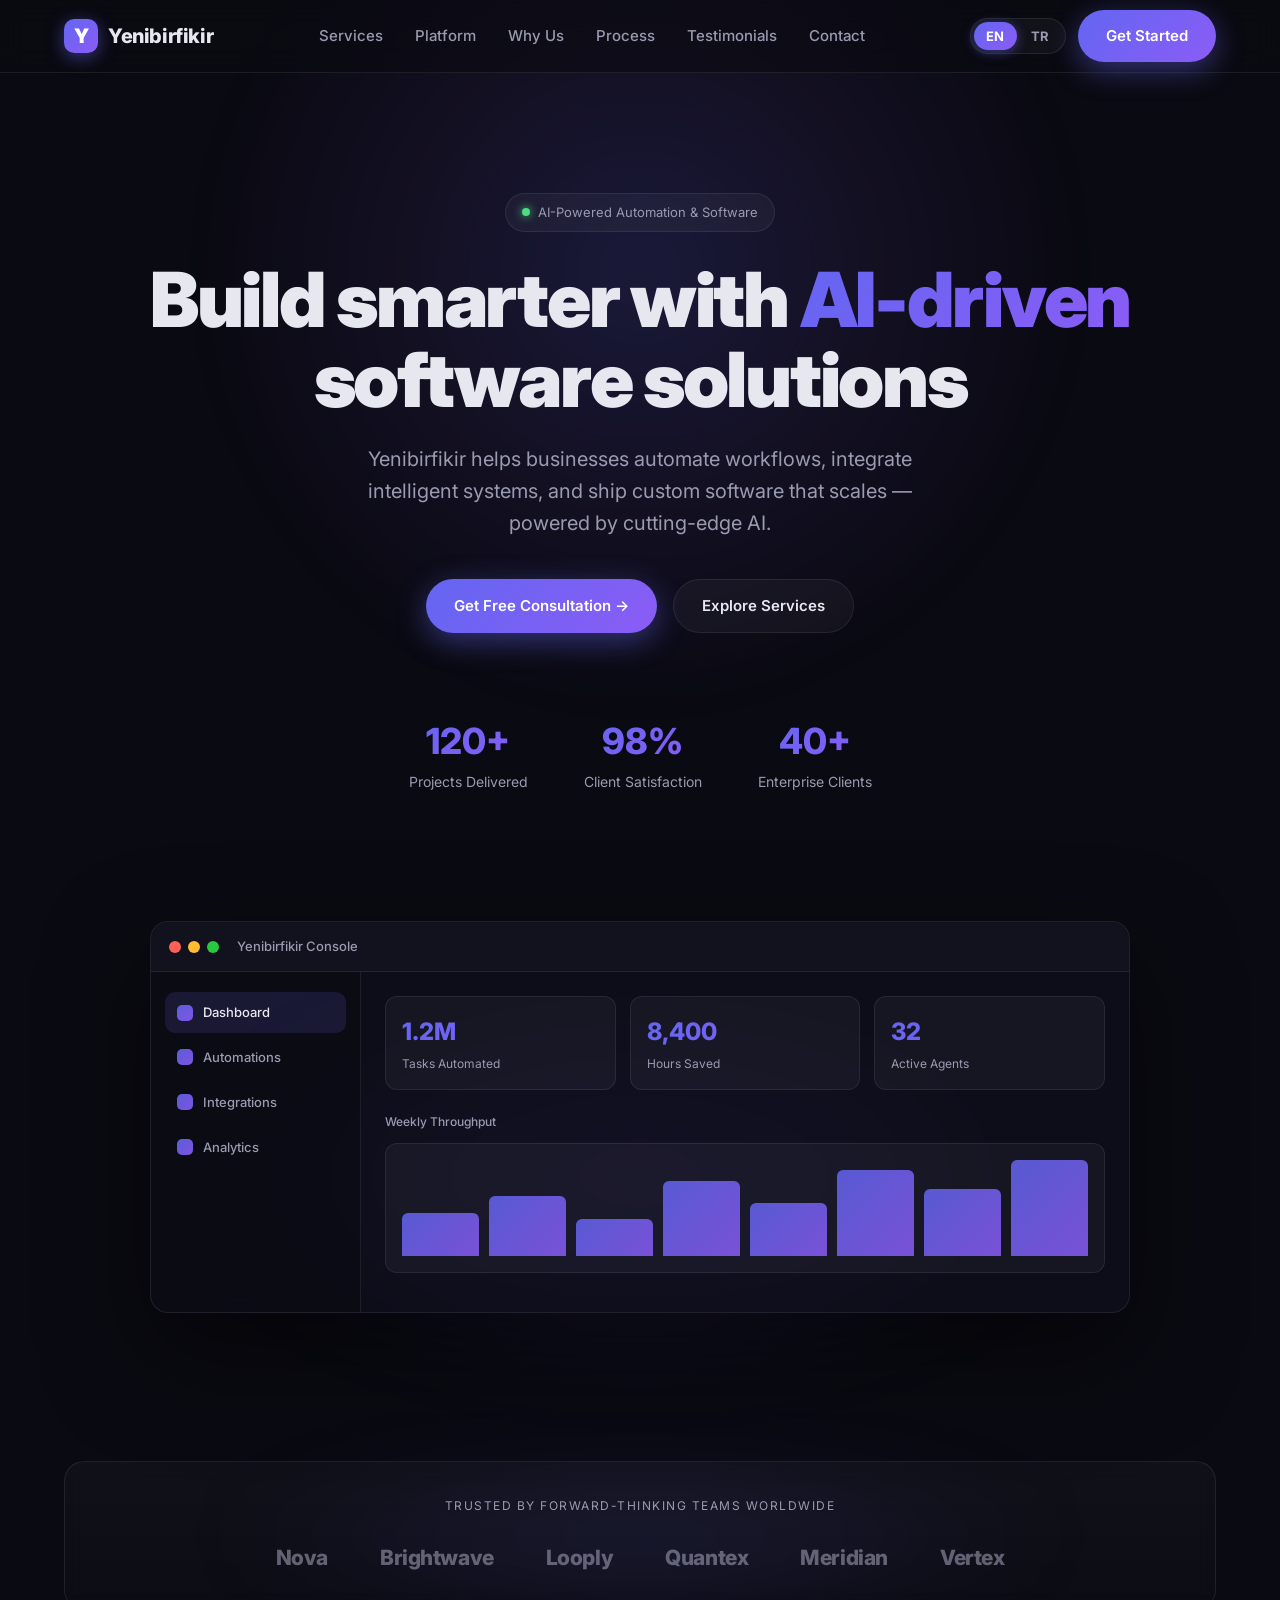
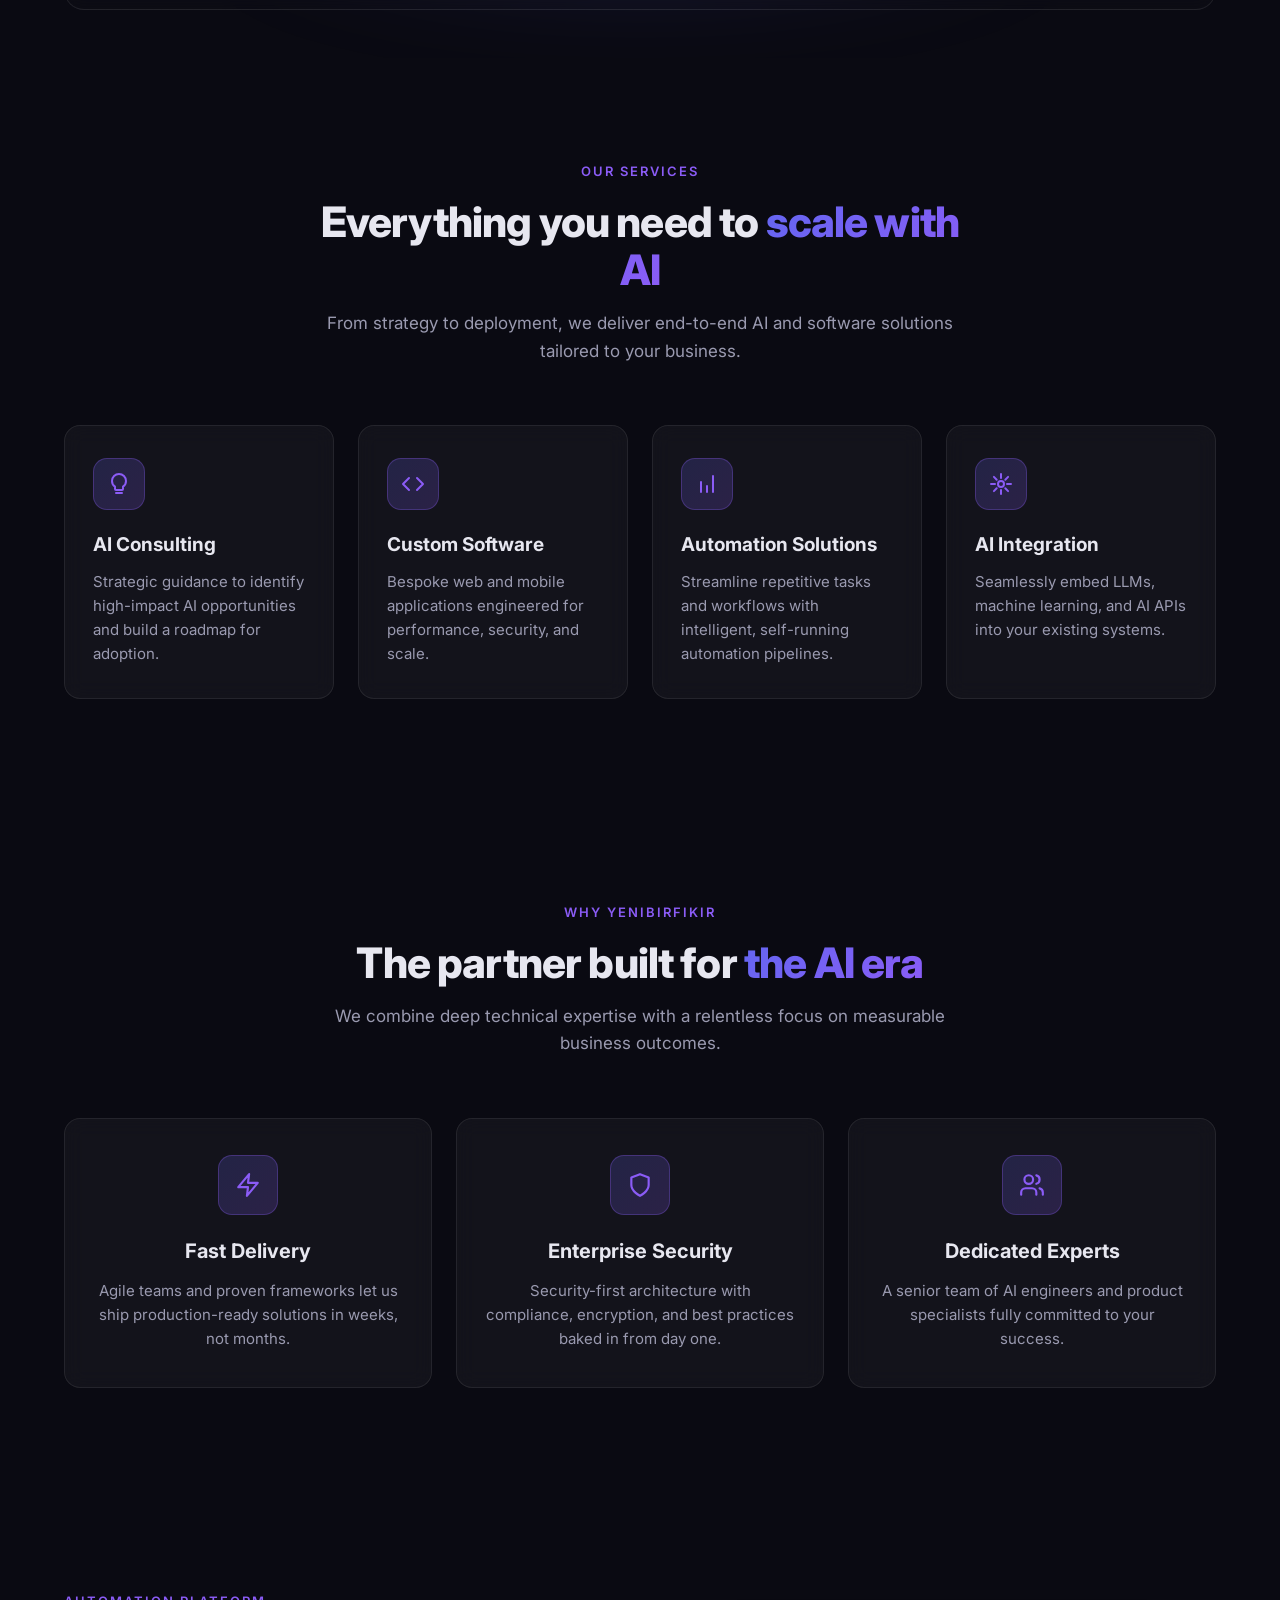
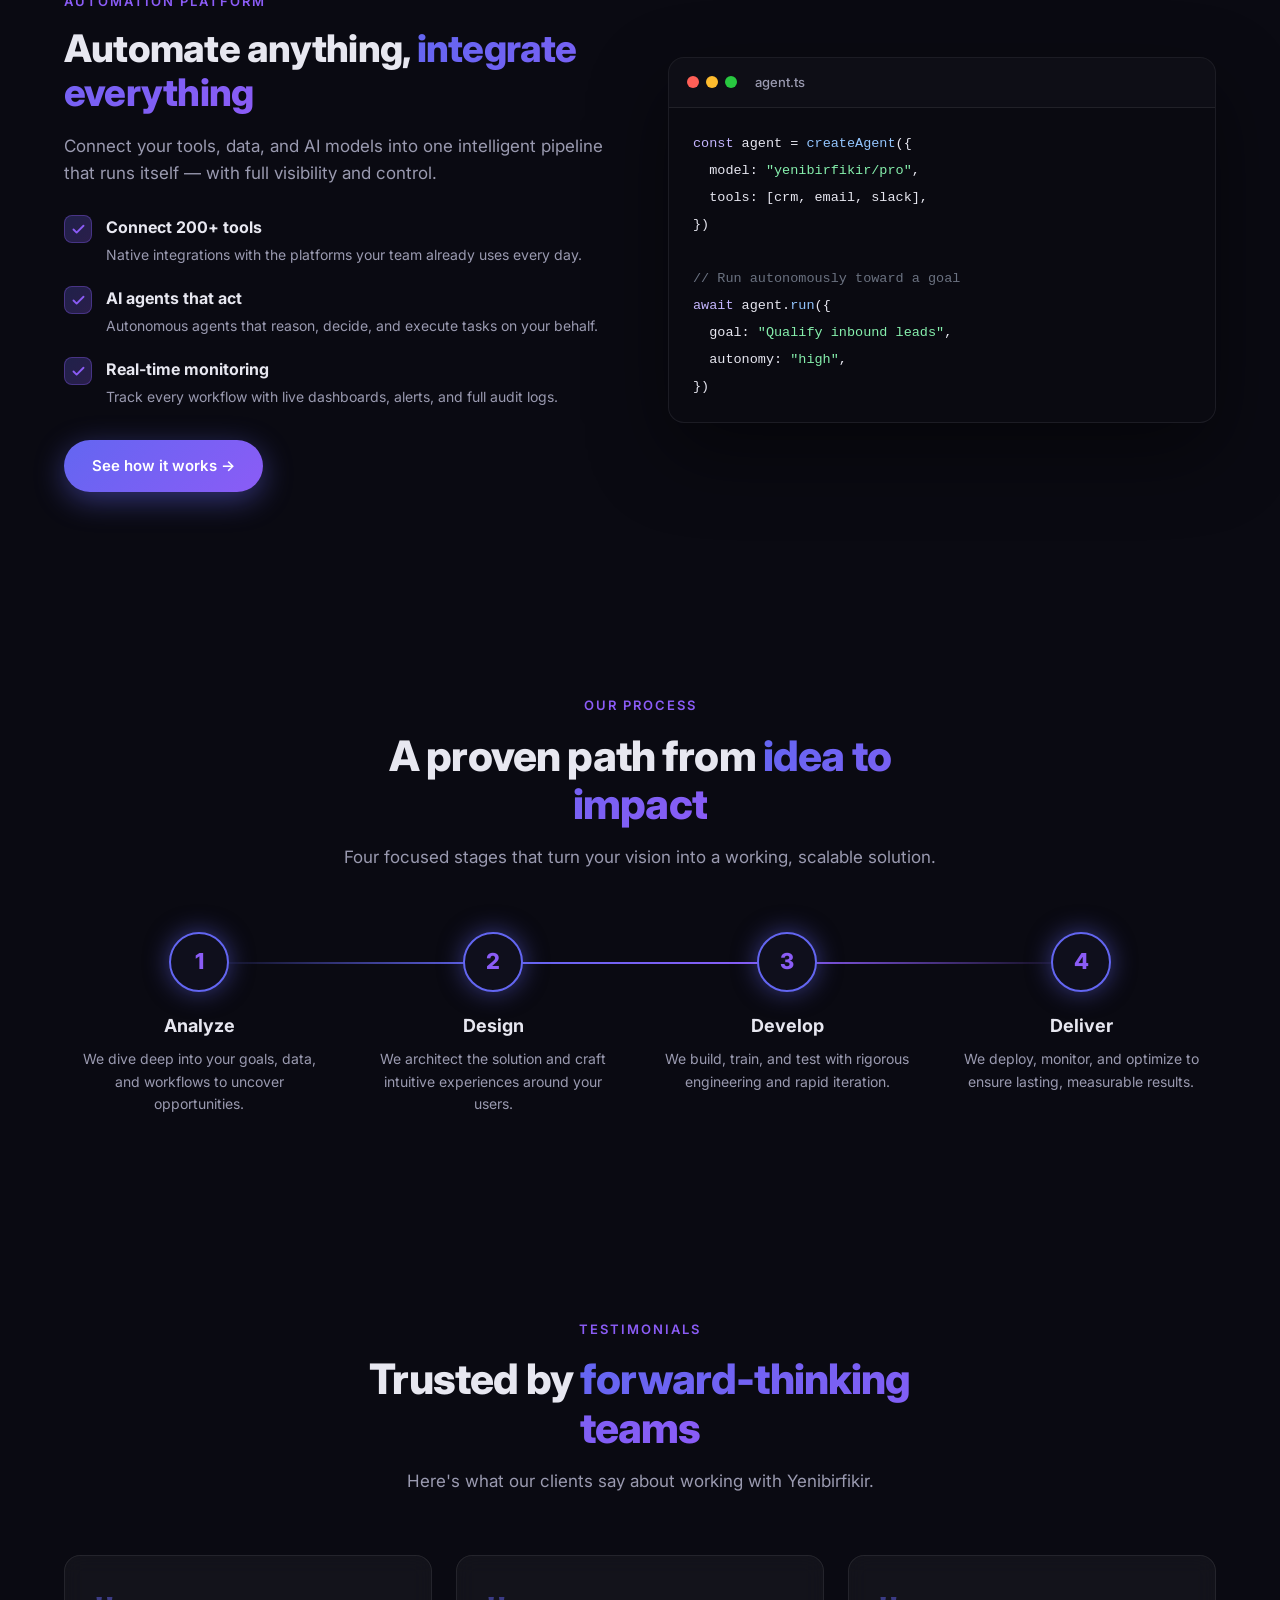
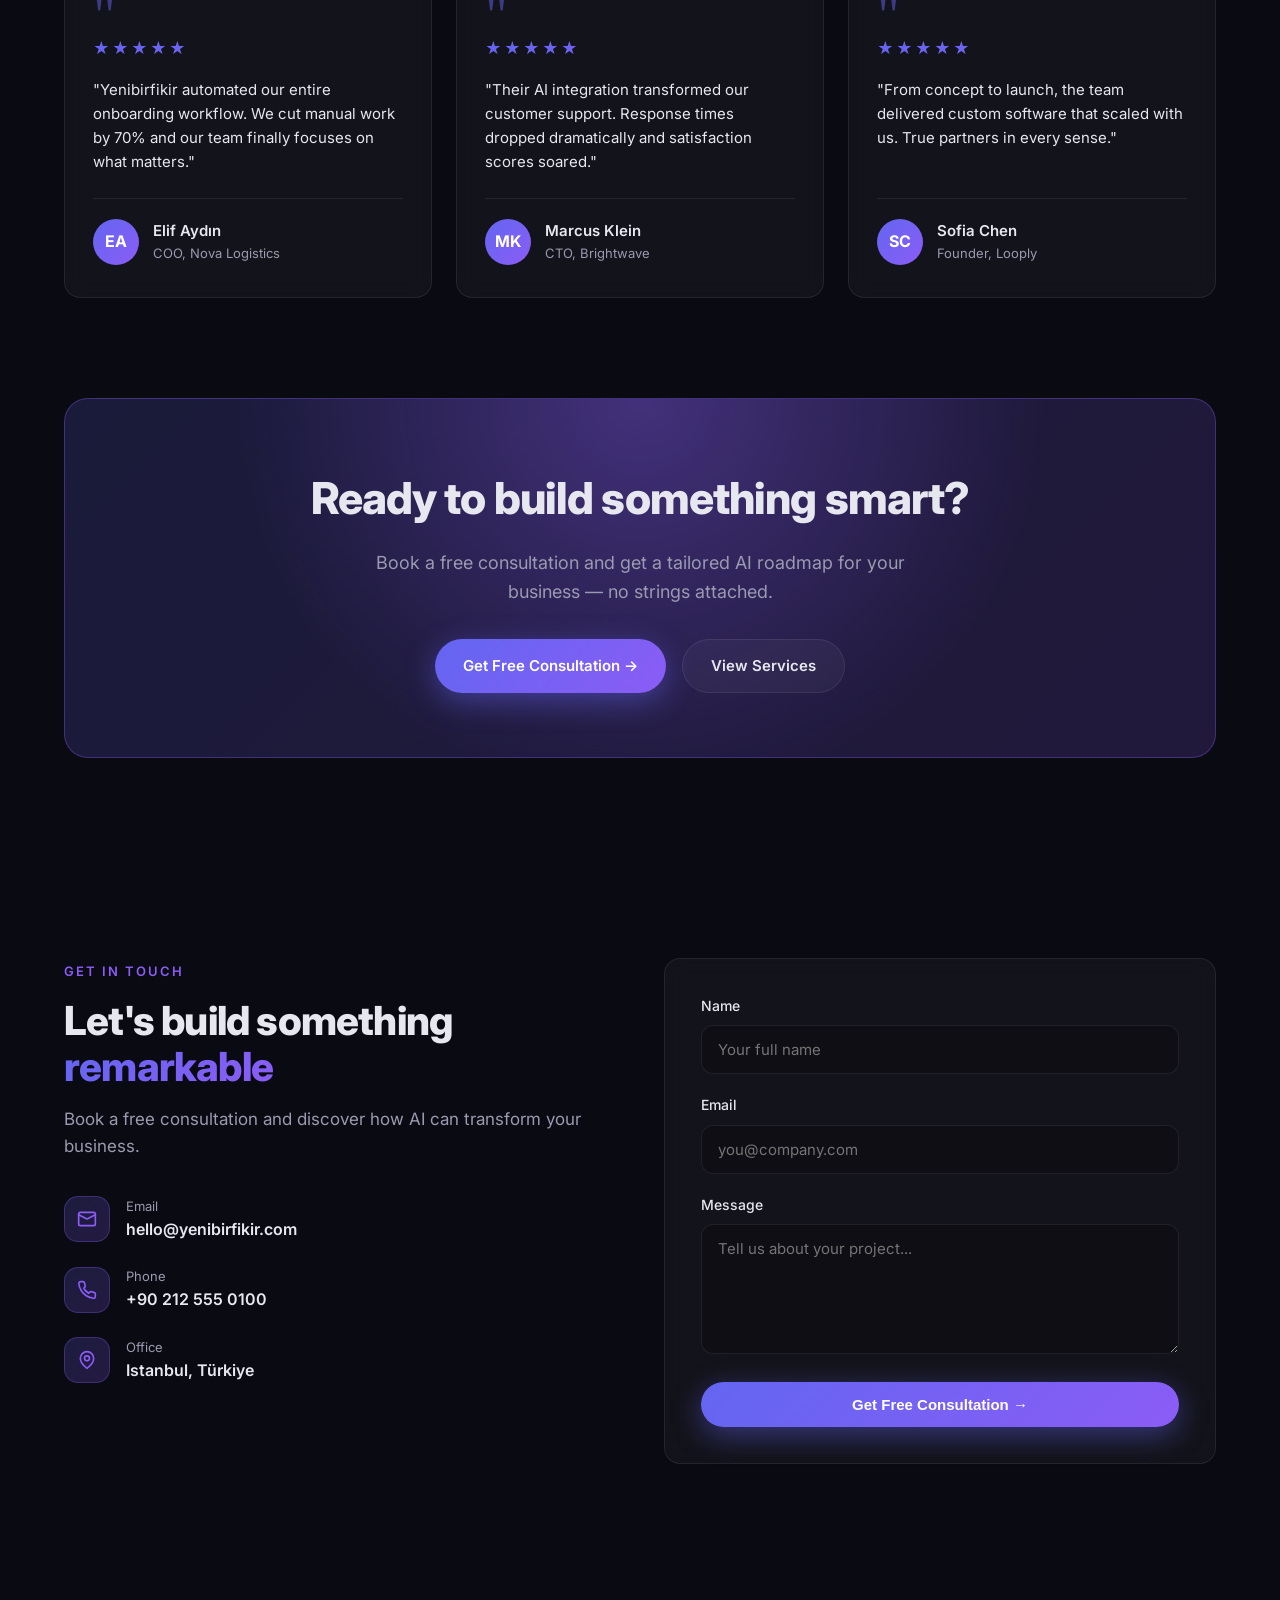
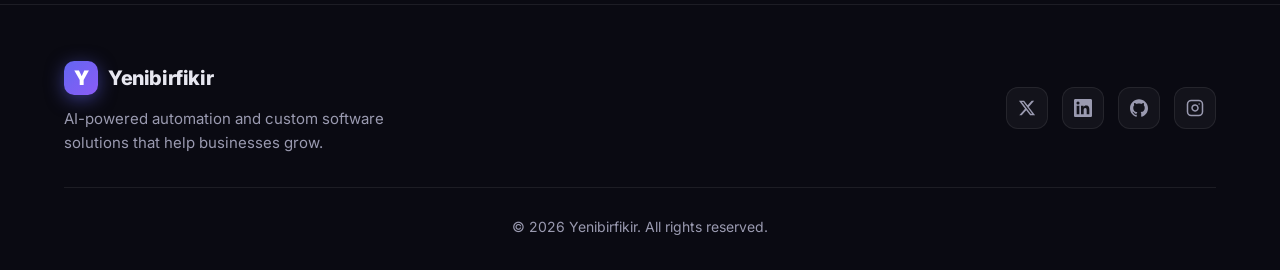
<file: index.html>
<!DOCTYPE html>
<html lang="en">
<head>
  <meta charset="UTF-8" />
  <meta name="viewport" content="width=device-width, initial-scale=1.0" />
  <title>Yenibirfikir — AI Agency &amp; Software Solutions</title>
  <meta name="description" content="Yenibirfikir provides AI-powered automation and custom software solutions for businesses." />
  <link rel="icon" href="favicon.svg" type="image/svg+xml" />
  <link rel="icon" href="favicon.ico" sizes="any" />
  <link rel="icon" type="image/png" sizes="32x32" href="favicon-32.png" />
  <link rel="icon" type="image/png" sizes="16x16" href="favicon-16.png" />
  <link rel="apple-touch-icon" sizes="180x180" href="apple-touch-icon.png" />
  <link rel="preconnect" href="https://fonts.googleapis.com" />
  <link rel="preconnect" href="https://fonts.gstatic.com" crossorigin />
  <link href="https://fonts.googleapis.com/css2?family=Inter:wght@300;400;500;600;700;800;900&display=swap" rel="stylesheet" />
  <style>
    :root {
      --bg: #0a0a12;
      --bg-2: #0f0f1c;
      --surface: rgba(255, 255, 255, 0.04);
      --surface-border: rgba(255, 255, 255, 0.08);
      --text: #e7e7f0;
      --muted: #9a9ab0;
      --primary: #6366f1;
      --primary-2: #8b5cf6;
      --gradient: linear-gradient(135deg, #6366f1 0%, #8b5cf6 100%);
      --radius: 16px;
    }

    * { margin: 0; padding: 0; box-sizing: border-box; }

    html { scroll-behavior: smooth; }

    body {
      font-family: 'Inter', -apple-system, BlinkMacSystemFont, sans-serif;
      background: var(--bg);
      color: var(--text);
      line-height: 1.6;
      overflow-x: hidden;
      -webkit-font-smoothing: antialiased;
    }

    /* Ambient background glow */
    body::before {
      content: "";
      position: fixed;
      top: -20%;
      left: 50%;
      transform: translateX(-50%);
      width: 900px;
      height: 900px;
      background: radial-gradient(circle, rgba(99, 102, 241, 0.18) 0%, rgba(139, 92, 246, 0.08) 35%, transparent 70%);
      z-index: 0;
      pointer-events: none;
      filter: blur(20px);
    }

    a { text-decoration: none; color: inherit; }
    ul { list-style: none; }
    img, svg { display: block; }

    .container {
      width: 100%;
      max-width: 1200px;
      margin: 0 auto;
      padding: 0 24px;
      position: relative;
      z-index: 1;
    }

    .gradient-text {
      background: var(--gradient);
      -webkit-background-clip: text;
      background-clip: text;
      -webkit-text-fill-color: transparent;
      color: transparent;
    }

    .btn {
      display: inline-flex;
      align-items: center;
      gap: 8px;
      padding: 14px 28px;
      border-radius: 999px;
      font-weight: 600;
      font-size: 15px;
      cursor: pointer;
      border: none;
      white-space: nowrap;
      transition: transform 0.2s ease, box-shadow 0.2s ease;
    }

    .btn-primary {
      background: var(--gradient);
      color: #fff;
      box-shadow: 0 8px 30px rgba(99, 102, 241, 0.45);
    }
    .btn-primary:hover {
      transform: translateY(-2px);
      box-shadow: 0 12px 40px rgba(139, 92, 246, 0.6);
    }

    .btn-ghost {
      background: var(--surface);
      color: var(--text);
      border: 1px solid var(--surface-border);
    }
    .btn-ghost:hover { border-color: var(--primary); }

    /* Section headings */
    .section { padding: 100px 0; position: relative; }
    .section-head { text-align: center; max-width: 640px; margin: 0 auto 60px; }
    .eyebrow {
      display: inline-block;
      font-size: 13px;
      font-weight: 600;
      letter-spacing: 2px;
      text-transform: uppercase;
      color: var(--primary-2);
      margin-bottom: 16px;
    }
    .section-head h2 {
      font-size: clamp(28px, 4vw, 42px);
      font-weight: 800;
      letter-spacing: -0.02em;
      line-height: 1.15;
      margin-bottom: 16px;
    }
    .section-head p { color: var(--muted); font-size: 17px; }

    /* ===== Header ===== */
    header {
      position: sticky;
      top: 0;
      z-index: 50;
      backdrop-filter: blur(14px);
      -webkit-backdrop-filter: blur(14px);
      background: rgba(10, 10, 18, 0.6);
      border-bottom: 1px solid var(--surface-border);
    }
    .nav {
      display: flex;
      align-items: center;
      justify-content: space-between;
      gap: 10px;
      height: 72px;
    }
    .logo {
      display: flex;
      align-items: center;
      gap: 10px;
      font-weight: 800;
      font-size: 20px;
      letter-spacing: -0.02em;
    }
    .logo-mark {
      width: 34px;
      height: 34px;
      border-radius: 10px;
      background: var(--gradient);
      display: grid;
      place-items: center;
      box-shadow: 0 4px 18px rgba(99, 102, 241, 0.5);
      color: #fff;
      font-weight: 900;
    }
    .nav-links { display: flex; gap: 32px; }
    .nav-links a { color: var(--muted); font-size: 15px; font-weight: 500; transition: color 0.2s; }
    .nav-links a:hover { color: var(--text); }
    .nav-cta { display: flex; align-items: center; gap: 12px; }
    .menu-toggle { display: none; background: none; border: none; color: var(--text); cursor: pointer; }

    /* Language switch */
    .lang-switch {
      display: inline-flex;
      align-items: center;
      background: var(--surface);
      border: 1px solid var(--surface-border);
      border-radius: 999px;
      padding: 3px;
      gap: 2px;
    }
    .lang-switch button {
      border: none;
      background: transparent;
      color: var(--muted);
      font-family: inherit;
      font-size: 13px;
      font-weight: 700;
      letter-spacing: 0.5px;
      padding: 6px 12px;
      border-radius: 999px;
      cursor: pointer;
      transition: color 0.2s ease, background 0.2s ease;
    }
    .lang-switch button.active {
      color: #fff;
      background: var(--gradient);
      box-shadow: 0 2px 12px rgba(99, 102, 241, 0.5);
    }

    /* ===== Hero ===== */
    .hero { padding: 120px 0 100px; text-align: center; }
    .hero .pill {
      display: inline-flex;
      align-items: center;
      gap: 8px;
      padding: 8px 16px;
      border-radius: 999px;
      background: var(--surface);
      border: 1px solid var(--surface-border);
      font-size: 13px;
      color: var(--muted);
      margin-bottom: 28px;
    }
    .hero .dot { width: 8px; height: 8px; border-radius: 50%; background: #4ade80; box-shadow: 0 0 10px #4ade80; }
    .hero h1 {
      font-size: clamp(38px, 7vw, 76px);
      font-weight: 900;
      line-height: 1.05;
      letter-spacing: -0.03em;
      margin-bottom: 24px;
    }
    .hero p {
      font-size: clamp(16px, 2vw, 20px);
      color: var(--muted);
      max-width: 620px;
      margin: 0 auto 40px;
    }
    .hero-actions { display: flex; gap: 16px; justify-content: center; flex-wrap: wrap; }

    .hero-stats {
      display: flex;
      justify-content: center;
      gap: 56px;
      margin-top: 80px;
      flex-wrap: wrap;
    }
    .stat h3 { font-size: 36px; font-weight: 800; }
    .stat p { color: var(--muted); font-size: 14px; }

    /* ===== Glass card base ===== */
    .glass {
      background: var(--surface);
      border: 1px solid var(--surface-border);
      border-radius: var(--radius);
      backdrop-filter: blur(10px);
      -webkit-backdrop-filter: blur(10px);
    }

    .icon-box {
      width: 52px;
      height: 52px;
      border-radius: 14px;
      display: grid;
      place-items: center;
      background: linear-gradient(135deg, rgba(99,102,241,0.2), rgba(139,92,246,0.2));
      border: 1px solid rgba(139, 92, 246, 0.3);
      color: var(--primary-2);
      margin-bottom: 20px;
    }

    /* ===== Services ===== */
    .services-grid {
      display: grid;
      grid-template-columns: repeat(4, 1fr);
      gap: 24px;
    }
    .service-card {
      padding: 32px 28px;
      transition: transform 0.25s ease, border-color 0.25s ease, box-shadow 0.25s ease;
    }
    .service-card:hover {
      transform: translateY(-6px);
      border-color: rgba(139, 92, 246, 0.5);
      box-shadow: 0 20px 50px rgba(99, 102, 241, 0.2);
    }
    .service-card h3 { font-size: 19px; font-weight: 700; margin-bottom: 10px; }
    .service-card p { color: var(--muted); font-size: 15px; }

    /* ===== Why Us ===== */
    .why-grid {
      display: grid;
      grid-template-columns: repeat(3, 1fr);
      gap: 24px;
    }
    .why-card { padding: 36px 28px; text-align: center; }
    .why-card .icon-box { margin: 0 auto 20px; width: 60px; height: 60px; }
    .why-card h3 { font-size: 20px; font-weight: 700; margin-bottom: 12px; }
    .why-card p { color: var(--muted); font-size: 15px; }

    /* ===== Process ===== */
    .process-wrap { position: relative; }
    .process-grid {
      display: grid;
      grid-template-columns: repeat(4, 1fr);
      gap: 24px;
      position: relative;
    }
    .process-line {
      position: absolute;
      top: 30px;
      left: 12%;
      right: 12%;
      height: 2px;
      background: linear-gradient(90deg, transparent, var(--primary), var(--primary-2), transparent);
      z-index: 0;
    }
    .step { text-align: center; position: relative; z-index: 1; }
    .step-num {
      width: 60px;
      height: 60px;
      border-radius: 50%;
      background: var(--bg-2);
      border: 2px solid var(--primary);
      display: grid;
      place-items: center;
      margin: 0 auto 20px;
      font-size: 22px;
      font-weight: 800;
      color: var(--primary-2);
      box-shadow: 0 0 25px rgba(99, 102, 241, 0.5);
    }
    .step h3 { font-size: 18px; font-weight: 700; margin-bottom: 8px; }
    .step p { color: var(--muted); font-size: 14px; padding: 0 8px; }

    /* ===== Testimonials ===== */
    .testi-grid {
      display: grid;
      grid-template-columns: repeat(3, 1fr);
      gap: 24px;
      align-items: stretch;
    }
    .testi-card {
      position: relative;
      display: flex;
      flex-direction: column;
      padding: 32px 28px;
      transition: transform 0.25s ease, border-color 0.25s ease, box-shadow 0.25s ease;
    }
    .testi-card:hover {
      transform: translateY(-4px);
      border-color: rgba(139, 92, 246, 0.4);
      box-shadow: 0 20px 50px rgba(99, 102, 241, 0.18);
    }
    .testi-card .mark {
      font-family: Georgia, 'Times New Roman', serif;
      font-size: 56px;
      line-height: 1;
      color: transparent;
      background: var(--gradient);
      -webkit-background-clip: text;
      background-clip: text;
      opacity: 0.5;
      margin-bottom: -8px;
    }
    .stars {
      color: transparent;
      background: var(--gradient);
      -webkit-background-clip: text;
      background-clip: text;
      margin-bottom: 16px;
      letter-spacing: 2px;
      font-size: 16px;
    }
    .testi-card p.quote { font-size: 15px; line-height: 1.6; color: var(--text); margin-bottom: 24px; }
    .testi-author {
      display: flex;
      align-items: center;
      gap: 14px;
      margin-top: auto;
      padding-top: 20px;
      border-top: 1px solid var(--surface-border);
    }
    .avatar {
      width: 46px;
      height: 46px;
      border-radius: 50%;
      background: var(--gradient);
      display: grid;
      place-items: center;
      font-weight: 700;
      color: #fff;
    }
    .testi-author .name { font-weight: 600; font-size: 15px; }
    .testi-author .role { color: var(--muted); font-size: 13px; }

    /* ===== Contact ===== */
    .contact-grid {
      display: grid;
      grid-template-columns: 1fr 1fr;
      gap: 48px;
      align-items: start;
    }
    .contact-info h2 { font-size: clamp(28px, 4vw, 40px); font-weight: 800; letter-spacing: -0.02em; margin-bottom: 16px; line-height: 1.15; }
    .contact-info > p { color: var(--muted); font-size: 17px; margin-bottom: 36px; }
    .contact-item { display: flex; align-items: center; gap: 16px; margin-bottom: 24px; }
    .contact-item .icon-box { margin: 0; width: 46px; height: 46px; }
    .contact-item .label { color: var(--muted); font-size: 13px; }
    .contact-item .value { font-weight: 600; font-size: 16px; }

    form.contact-form { padding: 36px; }
    .field { margin-bottom: 20px; }
    .field label { display: block; font-size: 14px; font-weight: 500; margin-bottom: 8px; }
    .field input, .field textarea {
      width: 100%;
      padding: 14px 16px;
      border-radius: 12px;
      background: rgba(0, 0, 0, 0.25);
      border: 1px solid var(--surface-border);
      color: var(--text);
      font-family: inherit;
      font-size: 15px;
      transition: border-color 0.2s, box-shadow 0.2s;
    }
    .field input:focus, .field textarea:focus {
      outline: none;
      border-color: var(--primary);
      box-shadow: 0 0 0 3px rgba(99, 102, 241, 0.2);
    }
    .field textarea { resize: vertical; min-height: 130px; }
    form.contact-form .btn-primary { width: 100%; justify-content: center; }

    /* ===== Footer ===== */
    footer {
      border-top: 1px solid var(--surface-border);
      padding: 56px 0 32px;
      margin-top: 40px;
    }
    .footer-top {
      display: flex;
      justify-content: space-between;
      align-items: center;
      flex-wrap: wrap;
      gap: 24px;
      padding-bottom: 32px;
      border-bottom: 1px solid var(--surface-border);
    }
    .footer-top p { color: var(--muted); max-width: 320px; font-size: 15px; margin-top: 12px; }
    .socials { display: flex; gap: 14px; }
    .social-link {
      width: 42px;
      height: 42px;
      border-radius: 12px;
      display: grid;
      place-items: center;
      background: var(--surface);
      border: 1px solid var(--surface-border);
      color: var(--muted);
      transition: all 0.2s;
    }
    .social-link:hover { color: #fff; border-color: var(--primary); background: rgba(99,102,241,0.15); transform: translateY(-3px); }
    .copyright { text-align: center; color: var(--muted); font-size: 14px; padding-top: 28px; }

    /* ===== Subtle motion ===== */
    .reveal {
      opacity: 0;
      transform: translateY(16px);
      transition: opacity 0.6s ease, transform 0.6s ease;
    }
    .reveal.in-view {
      opacity: 1;
      transform: translateY(0);
    }
    /* Small stagger for grid children */
    .reveal-stagger > * {
      opacity: 0;
      transform: translateY(16px);
      transition: opacity 0.5s ease, transform 0.5s ease;
    }
    .reveal-stagger.in-view > * {
      opacity: 1;
      transform: translateY(0);
    }
    .reveal-stagger.in-view > *:nth-child(2) { transition-delay: 0.08s; }
    .reveal-stagger.in-view > *:nth-child(3) { transition-delay: 0.16s; }
    .reveal-stagger.in-view > *:nth-child(4) { transition-delay: 0.24s; }

    @media (prefers-reduced-motion: reduce) {
      html { scroll-behavior: auto; }
      .reveal, .reveal-stagger > * {
        opacity: 1 !important;
        transform: none !important;
        transition: none !important;
      }
      .hero-visual .window { animation: none !important; }
    }

    /* ===== Hero product visual ===== */
    .hero-visual {
      position: relative;
      max-width: 980px;
      margin: 88px auto 0;
    }
    .hero-visual::before {
      content: "";
      position: absolute;
      left: 50%;
      top: 25%;
      transform: translateX(-50%);
      width: 80%;
      height: 80%;
      background: radial-gradient(ellipse at center, rgba(139, 92, 246, 0.4) 0%, rgba(99, 102, 241, 0.18) 45%, transparent 70%);
      filter: blur(60px);
      z-index: -1;
      pointer-events: none;
    }
    .window {
      border-radius: 18px;
      border: 1px solid var(--surface-border);
      background: rgba(15, 15, 28, 0.85);
      backdrop-filter: blur(12px);
      -webkit-backdrop-filter: blur(12px);
      overflow: hidden;
      box-shadow: 0 40px 100px rgba(0, 0, 0, 0.55);
    }
    .hero-visual .window { animation: floaty 7s ease-in-out infinite; }
    @keyframes floaty {
      0%, 100% { transform: translateY(0); }
      50% { transform: translateY(-10px); }
    }
    .window-bar {
      display: flex;
      align-items: center;
      gap: 8px;
      padding: 14px 18px;
      border-bottom: 1px solid var(--surface-border);
      background: rgba(255, 255, 255, 0.02);
    }
    .window-bar .dots { display: flex; gap: 7px; }
    .window-bar .dots span { width: 12px; height: 12px; border-radius: 50%; }
    .window-bar .dots span:nth-child(1) { background: #ff5f57; }
    .window-bar .dots span:nth-child(2) { background: #febc2e; }
    .window-bar .dots span:nth-child(3) { background: #28c840; }
    .window-bar .title { margin-left: 10px; font-size: 13px; color: var(--muted); font-weight: 500; }
    .window-body { display: grid; grid-template-columns: 210px 1fr; min-height: 340px; text-align: left; }
    .wb-side { border-right: 1px solid var(--surface-border); padding: 20px 14px; background: rgba(0, 0, 0, 0.2); }
    .wb-side .side-item {
      display: flex; align-items: center; gap: 10px;
      padding: 10px 12px; border-radius: 10px;
      font-size: 13px; color: var(--muted); margin-bottom: 4px; font-weight: 500;
    }
    .wb-side .side-item.active { background: rgba(99, 102, 241, 0.15); color: var(--text); }
    .wb-side .side-item .ico { width: 16px; height: 16px; border-radius: 5px; background: var(--gradient); flex-shrink: 0; opacity: 0.9; }
    .wb-main { padding: 24px; }
    .wb-metrics { display: grid; grid-template-columns: repeat(3, 1fr); gap: 14px; margin-bottom: 22px; }
    .metric-card { padding: 16px; border-radius: 12px; border: 1px solid var(--surface-border); background: var(--surface); }
    .metric-card .mv { font-size: 24px; font-weight: 800; }
    .metric-card .ml { font-size: 12px; color: var(--muted); margin-top: 2px; }
    .wb-chart-label { font-size: 12px; color: var(--muted); margin-bottom: 12px; font-weight: 500; }
    .wb-chart { display: flex; align-items: flex-end; gap: 10px; height: 130px; padding: 16px; border-radius: 12px; border: 1px solid var(--surface-border); background: var(--surface); }
    .wb-chart .bar { flex: 1; border-radius: 6px 6px 0 0; background: var(--gradient); opacity: 0.85; }

    /* ===== Logos strip ===== */
    .logos { position: relative; padding: 48px 0; overflow: hidden; }
    .logos::before {
      content: "";
      position: absolute;
      left: 50%;
      top: 50%;
      transform: translate(-50%, -50%);
      width: 70%;
      height: 180px;
      background: radial-gradient(ellipse at center, rgba(99, 102, 241, 0.14), transparent 70%);
      filter: blur(40px);
      pointer-events: none;
    }
    .logos-inner {
      position: relative;
      border: 1px solid var(--surface-border);
      border-radius: 20px;
      background: linear-gradient(180deg, rgba(255, 255, 255, 0.03), rgba(255, 255, 255, 0.01));
      backdrop-filter: blur(10px);
      -webkit-backdrop-filter: blur(10px);
      padding: 34px 32px;
    }
    .logos p { text-align: center; color: var(--muted); font-size: 12px; letter-spacing: 1.5px; text-transform: uppercase; margin-bottom: 26px; }
    .logos-row { display: flex; align-items: center; justify-content: center; gap: 52px; flex-wrap: wrap; }
    .logos-row .brand {
      font-size: 21px;
      font-weight: 800;
      color: var(--muted);
      opacity: 0.6;
      letter-spacing: -0.02em;
      transition: opacity 0.25s ease, color 0.25s ease;
    }
    .logos-row .brand:hover {
      opacity: 1;
      color: transparent;
      background: var(--gradient);
      -webkit-background-clip: text;
      background-clip: text;
    }

    /* ===== Feature highlight ===== */
    .feature-grid { display: grid; grid-template-columns: 1fr 1fr; gap: 56px; align-items: center; }
    .feature-copy .eyebrow { margin-bottom: 16px; }
    .feature-copy h2 { font-size: clamp(26px, 3.5vw, 38px); font-weight: 800; letter-spacing: -0.02em; line-height: 1.15; margin-bottom: 18px; }
    .feature-copy > p { color: var(--muted); font-size: 17px; margin-bottom: 28px; }
    .feature-list { display: grid; gap: 20px; margin-bottom: 32px; }
    .feature-list li { display: flex; gap: 14px; align-items: flex-start; }
    .feature-list .check {
      width: 28px; height: 28px; border-radius: 8px;
      background: linear-gradient(135deg, rgba(99, 102, 241, 0.25), rgba(139, 92, 246, 0.25));
      border: 1px solid rgba(139, 92, 246, 0.35); color: var(--primary-2);
      display: grid; place-items: center; flex-shrink: 0;
    }
    .feature-list h4 { font-size: 16px; font-weight: 700; margin-bottom: 3px; }
    .feature-list p { color: var(--muted); font-size: 14px; }
    .code-panel { border-radius: 16px; border: 1px solid var(--surface-border); background: rgba(10, 10, 18, 0.9); overflow: hidden; box-shadow: 0 30px 80px rgba(0, 0, 0, 0.45); }
    .code-body { padding: 22px 24px; font-family: 'SF Mono', ui-monospace, 'Menlo', 'Consolas', monospace; font-size: 13.5px; line-height: 2; white-space: pre; overflow-x: auto; }
    .code-body .k { color: #c4b5fd; }
    .code-body .s { color: #86efac; }
    .code-body .f { color: #93c5fd; }
    .code-body .c { color: #6b7280; }

    /* ===== CTA banner ===== */
    .cta-banner {
      position: relative; overflow: hidden; border-radius: 24px; padding: 64px 40px; text-align: center;
      background: linear-gradient(135deg, rgba(99, 102, 241, 0.18), rgba(139, 92, 246, 0.18));
      border: 1px solid rgba(139, 92, 246, 0.35);
    }
    .cta-banner::before {
      content: ""; position: absolute; inset: 0;
      background: radial-gradient(circle at 50% 0%, rgba(139, 92, 246, 0.35), transparent 60%);
      pointer-events: none;
    }
    .cta-banner h2 { font-size: clamp(28px, 4vw, 44px); font-weight: 800; letter-spacing: -0.02em; margin-bottom: 16px; position: relative; }
    .cta-banner p { color: var(--muted); font-size: 18px; max-width: 560px; margin: 0 auto 32px; position: relative; }
    .cta-banner .hero-actions { position: relative; }

    /* ===== Toast notifications ===== */
    .toast-container {
      position: fixed;
      top: 20px;
      right: 20px;
      z-index: 9999;
      display: flex;
      flex-direction: column;
      gap: 12px;
      max-width: 380px;
      width: calc(100% - 40px);
      pointer-events: none;
    }
    .toast {
      pointer-events: auto;
      display: flex;
      align-items: flex-start;
      gap: 12px;
      padding: 16px;
      border-radius: 14px;
      background: rgba(15, 15, 28, 0.95);
      border: 1px solid var(--surface-border);
      backdrop-filter: blur(16px);
      -webkit-backdrop-filter: blur(16px);
      box-shadow: 0 20px 50px rgba(0, 0, 0, 0.5);
      transform: translateX(120%);
      opacity: 0;
      transition: transform 0.45s cubic-bezier(0.16, 1, 0.3, 1), opacity 0.35s ease;
    }
    .toast.show { transform: translateX(0); opacity: 1; }
    .toast.hide { transform: translateX(120%); opacity: 0; }
    .toast.success { border-color: rgba(74, 222, 128, 0.35); }
    .toast.error { border-color: rgba(248, 113, 113, 0.35); }
    .toast-icon {
      width: 36px; height: 36px; border-radius: 10px;
      display: grid; place-items: center; flex-shrink: 0;
    }
    .toast.success .toast-icon {
      background: linear-gradient(135deg, rgba(74, 222, 128, 0.25), rgba(34, 197, 94, 0.2));
      border: 1px solid rgba(74, 222, 128, 0.4);
      color: #4ade80;
    }
    .toast.error .toast-icon {
      background: linear-gradient(135deg, rgba(248, 113, 113, 0.25), rgba(239, 68, 68, 0.2));
      border: 1px solid rgba(248, 113, 113, 0.4);
      color: #f87171;
    }
    .toast-body { flex: 1; min-width: 0; }
    .toast-title { font-weight: 700; font-size: 14px; margin-bottom: 3px; }
    .toast-msg { font-size: 13px; color: var(--muted); line-height: 1.5; }
    .toast-close {
      background: none; border: none; color: var(--muted);
      cursor: pointer; padding: 2px; flex-shrink: 0; line-height: 0;
      transition: color 0.2s ease;
    }
    .toast-close:hover { color: var(--text); }
    @media (max-width: 480px) {
      .toast-container { top: 12px; right: 12px; left: 12px; max-width: none; width: auto; }
    }

    /* Submit button loading state */
    .btn-primary[disabled] { opacity: 0.7; cursor: not-allowed; }
    .btn-spinner {
      width: 15px; height: 15px; border-radius: 50%;
      border: 2px solid rgba(255, 255, 255, 0.35);
      border-top-color: #fff;
      animation: spin 0.7s linear infinite;
      display: inline-block;
    }
    @keyframes spin { to { transform: rotate(360deg); } }

    /* ===== Mobile / tablet nav ===== */
    .menu-toggle {
      display: none;
      width: 38px;
      height: 38px;
      border-radius: 10px;
      align-items: center;
      justify-content: center;
      flex-shrink: 0;
    }
    .menu-toggle svg { width: 22px; height: 22px; }
    .menu-toggle .icon-close { display: none; }
    .menu-toggle.active .icon-open { display: none; }
    .menu-toggle.active .icon-close { display: block; }

    /* ===== Responsive ===== */
    @media (max-width: 1024px) {
      .nav-links {
        position: absolute;
        top: 100%;
        left: 0;
        right: 0;
        flex-direction: column;
        align-items: stretch;
        gap: 0;
        background: rgba(10, 10, 18, 0.98);
        border-bottom: 1px solid var(--surface-border);
        backdrop-filter: blur(16px);
        -webkit-backdrop-filter: blur(16px);
        max-height: 0;
        overflow: hidden;
        opacity: 0;
        padding: 0 24px;
        z-index: 60;
        transition: max-height 0.35s ease, opacity 0.25s ease, padding 0.35s ease;
      }
      .nav-links.open {
        max-height: 420px;
        opacity: 1;
        padding: 10px 24px 18px;
      }
      .nav-links li { width: 100%; }
      .nav-links a {
        display: block;
        padding: 12px 4px;
        border-bottom: 1px solid var(--surface-border);
        font-size: 16px;
      }
      .nav-links li:last-child a { border-bottom: none; }
      .menu-toggle { display: inline-flex; }
    }
    @media (max-width: 900px) {
      .feature-grid { grid-template-columns: 1fr; gap: 40px; }
      .window-body { grid-template-columns: 1fr; }
      .wb-side { display: none; }
      .services-grid { grid-template-columns: repeat(2, 1fr); }
      .why-grid { grid-template-columns: 1fr; }
      .process-grid { grid-template-columns: repeat(2, 1fr); gap: 40px 24px; }
      .process-line { display: none; }
      .testi-grid { grid-template-columns: 1fr; }
      .contact-grid { grid-template-columns: 1fr; gap: 40px; }
    }
    @media (max-width: 600px) {
      .nav-cta .btn-ghost { display: none; }
      .nav { height: 64px; gap: 6px; }
      .nav-cta { gap: 6px; }
      .logo { font-size: 15px; gap: 6px; }
      .logo-mark { width: 28px; height: 28px; border-radius: 8px; }
      .lang-switch { padding: 2px; }
      .lang-switch button { padding: 4px 7px; font-size: 11px; }
      .nav-cta .btn-primary { padding: 8px 13px; font-size: 13px; }
      .menu-toggle { width: 34px; height: 34px; }
      .menu-toggle svg { width: 19px; height: 19px; }
      .services-grid { grid-template-columns: 1fr; }
      .process-grid { grid-template-columns: 1fr; }
      .hero-stats { gap: 32px; }
      .section { padding: 70px 0; }
      .logos-inner { padding: 28px 20px; }
      .logos-row { gap: 28px; }
      .logos-row .brand { font-size: 18px; }
      .wb-metrics { grid-template-columns: 1fr; }
      .cta-banner { padding: 44px 24px; }
      .hero-visual { margin-top: 60px; }
    }
    @media (max-width: 380px) {
      .logo span.logo-text { display: none; }
      .nav-cta .btn-primary { padding: 8px 12px; }
    }
  </style>
</head>
<body>

  <!-- Header -->
  <header>
    <div class="container">
      <nav class="nav">
        <a href="#" class="logo">
          <span class="logo-mark">Y</span>
          <span class="logo-text">Yenibirfikir</span>
          </a>
          <ul class="nav-links" id="navLinks">
          <li><a href="#services" data-i18n="nav.services">Services</a></li>
          <li><a href="#platform" data-i18n="nav.platform">Platform</a></li>
          <li><a href="#why" data-i18n="nav.why">Why Us</a></li>
          <li><a href="#process" data-i18n="nav.process">Process</a></li>
          <li><a href="#testimonials" data-i18n="nav.testimonials">Testimonials</a></li>
          <li><a href="#contact" data-i18n="nav.contact">Contact</a></li>
        </ul>
        <div class="nav-cta">
          <div class="lang-switch" role="group" aria-label="Language / Dil">
            <button type="button" data-lang="en" aria-label="English">EN</button>
            <button type="button" data-lang="tr" aria-label="Türkçe">TR</button>
          </div>
          <a href="#contact" class="btn btn-primary" data-i18n="nav.getStarted">Get Started</a>
          <button type="button" class="menu-toggle" id="navMenuToggle" aria-label="Menu" aria-expanded="false" aria-controls="navLinks">
            <svg class="icon-open" viewBox="0 0 24 24" fill="none" stroke="currentColor" stroke-width="2" stroke-linecap="round"><line x1="4" y1="7" x2="20" y2="7"/><line x1="4" y1="12" x2="20" y2="12"/><line x1="4" y1="17" x2="20" y2="17"/></svg>
            <svg class="icon-close" viewBox="0 0 24 24" fill="none" stroke="currentColor" stroke-width="2" stroke-linecap="round"><line x1="6" y1="6" x2="18" y2="18"/><line x1="6" y1="18" x2="18" y2="6"/></svg>
          </button>
        </div>
      </nav>
    </div>
  </header>

  <!-- Hero -->
  <section class="hero">
    <div class="container">
      <span class="pill reveal"><span class="dot"></span> <span data-i18n="hero.pill">AI-Powered Automation &amp; Software</span></span>
      <h1 class="reveal" data-i18n="hero.title">Build smarter with <span class="gradient-text">AI-driven</span> software solutions</h1>
      <p class="reveal" data-i18n="hero.subtitle">Yenibirfikir helps businesses automate workflows, integrate intelligent systems, and ship custom software that scales — powered by cutting-edge AI.</p>
      <div class="hero-actions reveal">
        <a href="#contact" class="btn btn-primary" data-i18n="hero.cta1">Get Free Consultation →</a>
        <a href="#services" class="btn btn-ghost" data-i18n="hero.cta2">Explore Services</a>
      </div>
      <div class="hero-stats reveal-stagger">
        <div class="stat"><h3 class="gradient-text">120+</h3><p data-i18n="hero.stat1">Projects Delivered</p></div>
        <div class="stat"><h3 class="gradient-text">98%</h3><p data-i18n="hero.stat2">Client Satisfaction</p></div>
        <div class="stat"><h3 class="gradient-text">40+</h3><p data-i18n="hero.stat3">Enterprise Clients</p></div>
      </div>

      <!-- Product visual mockup -->
      <div class="hero-visual reveal">
        <div class="window">
          <div class="window-bar">
            <div class="dots"><span></span><span></span><span></span></div>
            <span class="title">Yenibirfikir Console</span>
          </div>
          <div class="window-body">
            <aside class="wb-side">
              <div class="side-item active"><span class="ico"></span><span data-i18n="console.dashboard">Dashboard</span></div>
              <div class="side-item"><span class="ico"></span><span data-i18n="console.automations">Automations</span></div>
              <div class="side-item"><span class="ico"></span><span data-i18n="console.integrations">Integrations</span></div>
              <div class="side-item"><span class="ico"></span><span data-i18n="console.analytics">Analytics</span></div>
            </aside>
            <div class="wb-main">
              <div class="wb-metrics">
                <div class="metric-card"><div class="mv gradient-text">1.2M</div><div class="ml" data-i18n="console.m1">Tasks Automated</div></div>
                <div class="metric-card"><div class="mv gradient-text">8,400</div><div class="ml" data-i18n="console.m2">Hours Saved</div></div>
                <div class="metric-card"><div class="mv gradient-text">32</div><div class="ml" data-i18n="console.m3">Active Agents</div></div>
              </div>
              <div class="wb-chart-label" data-i18n="console.chart">Weekly Throughput</div>
              <div class="wb-chart">
                <div class="bar" style="height:45%"></div>
                <div class="bar" style="height:62%"></div>
                <div class="bar" style="height:38%"></div>
                <div class="bar" style="height:78%"></div>
                <div class="bar" style="height:55%"></div>
                <div class="bar" style="height:90%"></div>
                <div class="bar" style="height:70%"></div>
                <div class="bar" style="height:100%"></div>
              </div>
            </div>
          </div>
        </div>
      </div>
    </div>
  </section>

  <!-- Logos strip -->
  <section class="logos">
    <div class="container">
      <div class="logos-inner reveal">
      <p data-i18n="logos.title">Trusted by forward-thinking teams worldwide</p>
      <div class="logos-row reveal-stagger">
        <span class="brand">Nova</span>
        <span class="brand">Brightwave</span>
        <span class="brand">Looply</span>
        <span class="brand">Quantex</span>
        <span class="brand">Meridian</span>
        <span class="brand">Vertex</span>
      </div>
      </div>
    </div>
  </section>

  <!-- Services -->
  <section class="section" id="services">
    <div class="container">
      <div class="section-head reveal">
        <span class="eyebrow" data-i18n="services.eyebrow">Our Services</span>
        <h2 data-i18n="services.title">Everything you need to <span class="gradient-text">scale with AI</span></h2>
        <p data-i18n="services.subtitle">From strategy to deployment, we deliver end-to-end AI and software solutions tailored to your business.</p>
      </div>
      <div class="services-grid reveal-stagger">
        <div class="glass service-card">
          <div class="icon-box">
            <svg width="24" height="24" viewBox="0 0 24 24" fill="none" stroke="currentColor" stroke-width="2" stroke-linecap="round" stroke-linejoin="round"><path d="M12 2a7 7 0 0 0-7 7c0 2.4 1.2 4.5 3 5.7V17a1 1 0 0 0 1 1h6a1 1 0 0 0 1-1v-2.3c1.8-1.2 3-3.3 3-5.7a7 7 0 0 0-7-7Z"/><path d="M9 21h6"/></svg>
          </div>
          <h3 data-i18n="services.s1.title">AI Consulting</h3>
          <p data-i18n="services.s1.desc">Strategic guidance to identify high-impact AI opportunities and build a roadmap for adoption.</p>
        </div>
        <div class="glass service-card">
          <div class="icon-box">
            <svg width="24" height="24" viewBox="0 0 24 24" fill="none" stroke="currentColor" stroke-width="2" stroke-linecap="round" stroke-linejoin="round"><polyline points="16 18 22 12 16 6"/><polyline points="8 6 2 12 8 18"/></svg>
          </div>
          <h3 data-i18n="services.s2.title">Custom Software</h3>
          <p data-i18n="services.s2.desc">Bespoke web and mobile applications engineered for performance, security, and scale.</p>
        </div>
        <div class="glass service-card">
          <div class="icon-box">
            <svg width="24" height="24" viewBox="0 0 24 24" fill="none" stroke="currentColor" stroke-width="2" stroke-linecap="round" stroke-linejoin="round"><path d="M12 20v-6M6 20V10M18 20V4"/></svg>
          </div>
          <h3 data-i18n="services.s3.title">Automation Solutions</h3>
          <p data-i18n="services.s3.desc">Streamline repetitive tasks and workflows with intelligent, self-running automation pipelines.</p>
        </div>
        <div class="glass service-card">
          <div class="icon-box">
            <svg width="24" height="24" viewBox="0 0 24 24" fill="none" stroke="currentColor" stroke-width="2" stroke-linecap="round" stroke-linejoin="round"><circle cx="12" cy="12" r="3"/><path d="M12 2v4M12 18v4M2 12h4M18 12h4M4.9 4.9l2.8 2.8M16.3 16.3l2.8 2.8M4.9 19.1l2.8-2.8M16.3 7.7l2.8-2.8"/></svg>
          </div>
          <h3 data-i18n="services.s4.title">AI Integration</h3>
          <p data-i18n="services.s4.desc">Seamlessly embed LLMs, machine learning, and AI APIs into your existing systems.</p>
        </div>
      </div>
    </div>
  </section>

  <!-- Why Us -->
  <section class="section" id="why">
    <div class="container">
      <div class="section-head reveal">
        <span class="eyebrow" data-i18n="why.eyebrow">Why Yenibirfikir</span>
        <h2 data-i18n="why.title">The partner built for <span class="gradient-text">the AI era</span></h2>
        <p data-i18n="why.subtitle">We combine deep technical expertise with a relentless focus on measurable business outcomes.</p>
      </div>
      <div class="why-grid reveal-stagger">
        <div class="glass why-card">
          <div class="icon-box">
            <svg width="26" height="26" viewBox="0 0 24 24" fill="none" stroke="currentColor" stroke-width="2" stroke-linecap="round" stroke-linejoin="round"><polygon points="13 2 3 14 12 14 11 22 21 10 12 10 13 2"/></svg>
          </div>
          <h3 data-i18n="why.w1.title">Fast Delivery</h3>
          <p data-i18n="why.w1.desc">Agile teams and proven frameworks let us ship production-ready solutions in weeks, not months.</p>
        </div>
        <div class="glass why-card">
          <div class="icon-box">
            <svg width="26" height="26" viewBox="0 0 24 24" fill="none" stroke="currentColor" stroke-width="2" stroke-linecap="round" stroke-linejoin="round"><path d="M12 22s8-4 8-10V5l-8-3-8 3v7c0 6 8 10 8 10Z"/></svg>
          </div>
          <h3 data-i18n="why.w2.title">Enterprise Security</h3>
          <p data-i18n="why.w2.desc">Security-first architecture with compliance, encryption, and best practices baked in from day one.</p>
        </div>
        <div class="glass why-card">
          <div class="icon-box">
            <svg width="26" height="26" viewBox="0 0 24 24" fill="none" stroke="currentColor" stroke-width="2" stroke-linecap="round" stroke-linejoin="round"><path d="M16 21v-2a4 4 0 0 0-4-4H6a4 4 0 0 0-4 4v2"/><circle cx="9" cy="7" r="4"/><path d="M22 21v-2a4 4 0 0 0-3-3.87M16 3.13a4 4 0 0 1 0 7.75"/></svg>
          </div>
          <h3 data-i18n="why.w3.title">Dedicated Experts</h3>
          <p data-i18n="why.w3.desc">A senior team of AI engineers and product specialists fully committed to your success.</p>
        </div>
      </div>
    </div>
  </section>

  <!-- Feature highlight -->
  <section class="section" id="platform">
    <div class="container">
      <div class="feature-grid">
        <div class="feature-copy reveal">
          <span class="eyebrow" data-i18n="feature.eyebrow">Automation Platform</span>
          <h2 data-i18n="feature.title">Automate anything, <span class="gradient-text">integrate everything</span></h2>
          <p data-i18n="feature.subtitle">Connect your tools, data, and AI models into one intelligent pipeline that runs itself — with full visibility and control.</p>
          <ul class="feature-list">
            <li>
              <span class="check">
                <svg width="15" height="15" viewBox="0 0 24 24" fill="none" stroke="currentColor" stroke-width="3" stroke-linecap="round" stroke-linejoin="round"><polyline points="20 6 9 17 4 12"/></svg>
              </span>
              <div>
                <h4 data-i18n="feature.f1.title">Connect 200+ tools</h4>
                <p data-i18n="feature.f1.desc">Native integrations with the platforms your team already uses every day.</p>
              </div>
            </li>
            <li>
              <span class="check">
                <svg width="15" height="15" viewBox="0 0 24 24" fill="none" stroke="currentColor" stroke-width="3" stroke-linecap="round" stroke-linejoin="round"><polyline points="20 6 9 17 4 12"/></svg>
              </span>
              <div>
                <h4 data-i18n="feature.f2.title">AI agents that act</h4>
                <p data-i18n="feature.f2.desc">Autonomous agents that reason, decide, and execute tasks on your behalf.</p>
              </div>
            </li>
            <li>
              <span class="check">
                <svg width="15" height="15" viewBox="0 0 24 24" fill="none" stroke="currentColor" stroke-width="3" stroke-linecap="round" stroke-linejoin="round"><polyline points="20 6 9 17 4 12"/></svg>
              </span>
              <div>
                <h4 data-i18n="feature.f3.title">Real-time monitoring</h4>
                <p data-i18n="feature.f3.desc">Track every workflow with live dashboards, alerts, and full audit logs.</p>
              </div>
            </li>
          </ul>
          <a href="#contact" class="btn btn-primary" data-i18n="feature.cta">See how it works →</a>
        </div>
        <div class="code-panel reveal">
          <div class="window-bar">
            <div class="dots"><span></span><span></span><span></span></div>
            <span class="title">agent.ts</span>
          </div>
          <div class="code-body"><span class="k">const</span> agent = <span class="f">createAgent</span>({
  model: <span class="s">"yenibirfikir/pro"</span>,
  tools: [crm, email, slack],
})

<span class="c">// Run autonomously toward a goal</span>
<span class="k">await</span> agent.<span class="f">run</span>({
  goal: <span class="s">"Qualify inbound leads"</span>,
  autonomy: <span class="s">"high"</span>,
})</div>
        </div>
      </div>
    </div>
  </section>

  <!-- Process -->
  <section class="section" id="process">
    <div class="container">
      <div class="section-head reveal">
        <span class="eyebrow" data-i18n="process.eyebrow">Our Process</span>
        <h2 data-i18n="process.title">A proven path from <span class="gradient-text">idea to impact</span></h2>
        <p data-i18n="process.subtitle">Four focused stages that turn your vision into a working, scalable solution.</p>
      </div>
      <div class="process-wrap">
        <div class="process-grid reveal-stagger">
          <div class="process-line"></div>
          <div class="step">
            <div class="step-num">1</div>
            <h3 data-i18n="process.p1.title">Analyze</h3>
            <p data-i18n="process.p1.desc">We dive deep into your goals, data, and workflows to uncover opportunities.</p>
          </div>
          <div class="step">
            <div class="step-num">2</div>
            <h3 data-i18n="process.p2.title">Design</h3>
            <p data-i18n="process.p2.desc">We architect the solution and craft intuitive experiences around your users.</p>
          </div>
          <div class="step">
            <div class="step-num">3</div>
            <h3 data-i18n="process.p3.title">Develop</h3>
            <p data-i18n="process.p3.desc">We build, train, and test with rigorous engineering and rapid iteration.</p>
          </div>
          <div class="step">
            <div class="step-num">4</div>
            <h3 data-i18n="process.p4.title">Deliver</h3>
            <p data-i18n="process.p4.desc">We deploy, monitor, and optimize to ensure lasting, measurable results.</p>
          </div>
        </div>
      </div>
    </div>
  </section>

  <!-- Testimonials -->
  <section class="section" id="testimonials">
    <div class="container">
      <div class="section-head reveal">
        <span class="eyebrow" data-i18n="testi.eyebrow">Testimonials</span>
        <h2 data-i18n="testi.title">Trusted by <span class="gradient-text">forward-thinking teams</span></h2>
        <p data-i18n="testi.subtitle">Here's what our clients say about working with Yenibirfikir.</p>
      </div>
      <div class="testi-grid reveal-stagger">
        <div class="glass testi-card">
          <div class="mark" aria-hidden="true">"</div>
          <div class="stars" aria-label="5 out of 5 stars">★★★★★</div>
          <p class="quote" data-i18n="testi.t1.quote">"Yenibirfikir automated our entire onboarding workflow. We cut manual work by 70% and our team finally focuses on what matters."</p>
          <div class="testi-author">
            <div class="avatar">EA</div>
            <div><div class="name">Elif Aydın</div><div class="role" data-i18n="testi.t1.role">COO, Nova Logistics</div></div>
          </div>
        </div>
        <div class="glass testi-card">
          <div class="mark" aria-hidden="true">"</div>
          <div class="stars" aria-label="5 out of 5 stars">★★★★★</div>
          <p class="quote" data-i18n="testi.t2.quote">"Their AI integration transformed our customer support. Response times dropped dramatically and satisfaction scores soared."</p>
          <div class="testi-author">
            <div class="avatar">MK</div>
            <div><div class="name">Marcus Klein</div><div class="role" data-i18n="testi.t2.role">CTO, Brightwave</div></div>
          </div>
        </div>
        <div class="glass testi-card">
          <div class="mark" aria-hidden="true">"</div>
          <div class="stars" aria-label="5 out of 5 stars">★★★★★</div>
          <p class="quote" data-i18n="testi.t3.quote">"From concept to launch, the team delivered custom software that scaled with us. True partners in every sense."</p>
          <div class="testi-author">
            <div class="avatar">SC</div>
            <div><div class="name">Sofia Chen</div><div class="role" data-i18n="testi.t3.role">Founder, Looply</div></div>
          </div>
        </div>
      </div>
    </div>
  </section>

  <!-- CTA banner -->
  <section class="section" style="padding-top:0;">
    <div class="container">
      <div class="cta-banner reveal">
        <h2 data-i18n="cta.title">Ready to build something smart?</h2>
        <p data-i18n="cta.subtitle">Book a free consultation and get a tailored AI roadmap for your business — no strings attached.</p>
        <div class="hero-actions">
          <a href="#contact" class="btn btn-primary" data-i18n="cta.btn1">Get Free Consultation →</a>
          <a href="#services" class="btn btn-ghost" data-i18n="cta.btn2">View Services</a>
        </div>
      </div>
    </div>
  </section>

  <!-- Contact -->
  <section class="section" id="contact">
    <div class="container">
      <div class="contact-grid">
        <div class="contact-info reveal">
          <span class="eyebrow" data-i18n="contact.eyebrow">Get In Touch</span>
          <h2 data-i18n="contact.title">Let's build something <span class="gradient-text">remarkable</span></h2>
          <p data-i18n="contact.subtitle">Book a free consultation and discover how AI can transform your business.</p>
          <div class="contact-item">
            <div class="icon-box">
              <svg width="20" height="20" viewBox="0 0 24 24" fill="none" stroke="currentColor" stroke-width="2" stroke-linecap="round" stroke-linejoin="round"><rect x="2" y="4" width="20" height="16" rx="2"/><path d="m22 7-10 5L2 7"/></svg>
            </div>
            <div><div class="label" data-i18n="contact.emailLabel">Email</div><div class="value">hello@yenibirfikir.com</div></div>
          </div>
          <div class="contact-item">
            <div class="icon-box">
              <svg width="20" height="20" viewBox="0 0 24 24" fill="none" stroke="currentColor" stroke-width="2" stroke-linecap="round" stroke-linejoin="round"><path d="M22 16.92v3a2 2 0 0 1-2.18 2 19.79 19.79 0 0 1-8.63-3.07 19.5 19.5 0 0 1-6-6 19.79 19.79 0 0 1-3.07-8.67A2 2 0 0 1 4.11 2h3a2 2 0 0 1 2 1.72c.13.96.36 1.9.7 2.81a2 2 0 0 1-.45 2.11L8.09 9.91a16 16 0 0 0 6 6l1.27-1.27a2 2 0 0 1 2.11-.45c.9.34 1.85.57 2.81.7A2 2 0 0 1 22 16.92Z"/></svg>
            </div>
            <div><div class="label" data-i18n="contact.phoneLabel">Phone</div><div class="value">+90 212 555 0100</div></div>
          </div>
          <div class="contact-item">
            <div class="icon-box">
              <svg width="20" height="20" viewBox="0 0 24 24" fill="none" stroke="currentColor" stroke-width="2" stroke-linecap="round" stroke-linejoin="round"><path d="M20 10c0 6-8 12-8 12s-8-6-8-12a8 8 0 0 1 16 0Z"/><circle cx="12" cy="10" r="3"/></svg>
            </div>
            <div><div class="label" data-i18n="contact.officeLabel">Office</div><div class="value">Istanbul, Türkiye</div></div>
          </div>
        </div>

        <form class="glass contact-form reveal" id="contactForm">
          <input type="checkbox" name="botcheck" id="botcheck" style="display:none" tabindex="-1" autocomplete="off" />
          <div class="field">
            <label for="name" data-i18n="contact.nameLabel">Name</label>
            <input type="text" id="name" name="name" data-i18n-ph="contact.namePh" placeholder="Your full name" required />
          </div>
          <div class="field">
            <label for="email" data-i18n="contact.emailFieldLabel">Email</label>
            <input type="email" id="email" name="email" data-i18n-ph="contact.emailPh" placeholder="you@company.com" required />
          </div>
          <div class="field">
            <label for="message" data-i18n="contact.messageLabel">Message</label>
            <textarea id="message" name="message" data-i18n-ph="contact.messagePh" placeholder="Tell us about your project..." required></textarea>
          </div>
          <button type="submit" class="btn btn-primary" id="contactSubmitBtn" data-i18n="contact.submit">Get Free Consultation →</button>
        </form>
      </div>
    </div>
  </section>

  <!-- Footer -->
  <footer>
    <div class="container">
      <div class="footer-top">
        <div>
          <a href="#" class="logo">
            <span class="logo-mark">Y</span>
            Yenibirfikir
          </a>
          <p data-i18n="footer.tagline">AI-powered automation and custom software solutions that help businesses grow.</p>
        </div>
        <div class="socials">
          <a href="#" class="social-link" aria-label="Twitter / X">
            <svg width="18" height="18" viewBox="0 0 24 24" fill="currentColor"><path d="M18.244 2.25h3.308l-7.227 8.26 8.502 11.24H16.17l-5.214-6.817L4.99 21.75H1.68l7.73-8.835L1.254 2.25H8.08l4.713 6.231zm-1.161 17.52h1.833L7.084 4.126H5.117z"/></svg>
          </a>
          <a href="#" class="social-link" aria-label="LinkedIn">
            <svg width="18" height="18" viewBox="0 0 24 24" fill="currentColor"><path d="M20.447 20.452h-3.554v-5.569c0-1.328-.027-3.037-1.852-3.037-1.853 0-2.136 1.445-2.136 2.939v5.667H9.351V9h3.414v1.561h.046c.477-.9 1.637-1.85 3.37-1.85 3.601 0 4.267 2.37 4.267 5.455v6.286zM5.337 7.433a2.062 2.062 0 0 1-2.063-2.065 2.064 2.064 0 1 1 2.063 2.065zm1.782 13.019H3.555V9h3.564v11.452zM22.225 0H1.771C.792 0 0 .774 0 1.729v20.542C0 23.227.792 24 1.771 24h20.451C23.2 24 24 23.227 24 22.271V1.729C24 .774 23.2 0 22.222 0z"/></svg>
          </a>
          <a href="#" class="social-link" aria-label="GitHub">
            <svg width="18" height="18" viewBox="0 0 24 24" fill="currentColor"><path d="M12 .297c-6.63 0-12 5.373-12 12 0 5.303 3.438 9.8 8.205 11.385.6.113.82-.258.82-.577 0-.285-.01-1.04-.015-2.04-3.338.724-4.042-1.61-4.042-1.61C4.422 18.07 3.633 17.7 3.633 17.7c-1.087-.744.084-.729.084-.729 1.205.084 1.838 1.236 1.838 1.236 1.07 1.835 2.809 1.305 3.495.998.108-.776.417-1.305.76-1.605-2.665-.3-5.466-1.332-5.466-5.93 0-1.31.465-2.38 1.235-3.22-.135-.303-.54-1.523.105-3.176 0 0 1.005-.322 3.3 1.23.96-.267 1.98-.399 3-.405 1.02.006 2.04.138 3 .405 2.28-1.552 3.285-1.23 3.285-1.23.645 1.653.24 2.873.12 3.176.765.84 1.23 1.91 1.23 3.22 0 4.61-2.805 5.625-5.475 5.92.42.36.81 1.096.81 2.22 0 1.606-.015 2.896-.015 3.286 0 .315.21.69.825.57C20.565 22.092 24 17.592 24 12.297c0-6.627-5.373-12-12-12"/></svg>
          </a>
          <a href="#" class="social-link" aria-label="Instagram">
            <svg width="18" height="18" viewBox="0 0 24 24" fill="none" stroke="currentColor" stroke-width="2" stroke-linecap="round" stroke-linejoin="round"><rect x="2" y="2" width="20" height="20" rx="5"/><path d="M16 11.37A4 4 0 1 1 12.63 8 4 4 0 0 1 16 11.37z"/><line x1="17.5" y1="6.5" x2="17.51" y2="6.5"/></svg>
          </a>
        </div>
      </div>
      <p class="copyright" data-i18n="footer.copyright">© 2026 Yenibirfikir. All rights reserved.</p>
    </div>
  </footer>

  <script>
    (function () {
      var translations = {
        en: {
          "nav.services": "Services",
          "nav.platform": "Platform",
          "nav.why": "Why Us",
          "nav.process": "Process",
          "nav.testimonials": "Testimonials",
          "nav.contact": "Contact",
          "nav.getStarted": "Get Started",
          "hero.pill": "AI-Powered Automation &amp; Software",
          "hero.title": "Build smarter with <span class=\"gradient-text\">AI-driven</span> software solutions",
          "hero.subtitle": "Yenibirfikir helps businesses automate workflows, integrate intelligent systems, and ship custom software that scales — powered by cutting-edge AI.",
          "hero.cta1": "Get Free Consultation →",
          "hero.cta2": "Explore Services",
          "hero.stat1": "Projects Delivered",
          "hero.stat2": "Client Satisfaction",
          "hero.stat3": "Enterprise Clients",
          "console.dashboard": "Dashboard",
          "console.automations": "Automations",
          "console.integrations": "Integrations",
          "console.analytics": "Analytics",
          "console.m1": "Tasks Automated",
          "console.m2": "Hours Saved",
          "console.m3": "Active Agents",
          "console.chart": "Weekly Throughput",
          "logos.title": "Trusted by forward-thinking teams worldwide",
          "services.eyebrow": "Our Services",
          "services.title": "Everything you need to <span class=\"gradient-text\">scale with AI</span>",
          "services.subtitle": "From strategy to deployment, we deliver end-to-end AI and software solutions tailored to your business.",
          "services.s1.title": "AI Consulting",
          "services.s1.desc": "Strategic guidance to identify high-impact AI opportunities and build a roadmap for adoption.",
          "services.s2.title": "Custom Software",
          "services.s2.desc": "Bespoke web and mobile applications engineered for performance, security, and scale.",
          "services.s3.title": "Automation Solutions",
          "services.s3.desc": "Streamline repetitive tasks and workflows with intelligent, self-running automation pipelines.",
          "services.s4.title": "AI Integration",
          "services.s4.desc": "Seamlessly embed LLMs, machine learning, and AI APIs into your existing systems.",
          "why.eyebrow": "Why Yenibirfikir",
          "why.title": "The partner built for <span class=\"gradient-text\">the AI era</span>",
          "why.subtitle": "We combine deep technical expertise with a relentless focus on measurable business outcomes.",
          "why.w1.title": "Fast Delivery",
          "why.w1.desc": "Agile teams and proven frameworks let us ship production-ready solutions in weeks, not months.",
          "why.w2.title": "Enterprise Security",
          "why.w2.desc": "Security-first architecture with compliance, encryption, and best practices baked in from day one.",
          "why.w3.title": "Dedicated Experts",
          "why.w3.desc": "A senior team of AI engineers and product specialists fully committed to your success.",
          "feature.eyebrow": "Automation Platform",
          "feature.title": "Automate anything, <span class=\"gradient-text\">integrate everything</span>",
          "feature.subtitle": "Connect your tools, data, and AI models into one intelligent pipeline that runs itself — with full visibility and control.",
          "feature.f1.title": "Connect 200+ tools",
          "feature.f1.desc": "Native integrations with the platforms your team already uses every day.",
          "feature.f2.title": "AI agents that act",
          "feature.f2.desc": "Autonomous agents that reason, decide, and execute tasks on your behalf.",
          "feature.f3.title": "Real-time monitoring",
          "feature.f3.desc": "Track every workflow with live dashboards, alerts, and full audit logs.",
          "feature.cta": "See how it works →",
          "process.eyebrow": "Our Process",
          "process.title": "A proven path from <span class=\"gradient-text\">idea to impact</span>",
          "process.subtitle": "Four focused stages that turn your vision into a working, scalable solution.",
          "process.p1.title": "Analyze",
          "process.p1.desc": "We dive deep into your goals, data, and workflows to uncover opportunities.",
          "process.p2.title": "Design",
          "process.p2.desc": "We architect the solution and craft intuitive experiences around your users.",
          "process.p3.title": "Develop",
          "process.p3.desc": "We build, train, and test with rigorous engineering and rapid iteration.",
          "process.p4.title": "Deliver",
          "process.p4.desc": "We deploy, monitor, and optimize to ensure lasting, measurable results.",
          "testi.eyebrow": "Testimonials",
          "testi.title": "Trusted by <span class=\"gradient-text\">forward-thinking teams</span>",
          "testi.subtitle": "Here's what our clients say about working with Yenibirfikir.",
          "testi.t1.quote": "\"Yenibirfikir automated our entire onboarding workflow. We cut manual work by 70% and our team finally focuses on what matters.\"",
          "testi.t1.role": "COO, Nova Logistics",
          "testi.t2.quote": "\"Their AI integration transformed our customer support. Response times dropped dramatically and satisfaction scores soared.\"",
          "testi.t2.role": "CTO, Brightwave",
          "testi.t3.quote": "\"From concept to launch, the team delivered custom software that scaled with us. True partners in every sense.\"",
          "testi.t3.role": "Founder, Looply",
          "cta.title": "Ready to build something smart?",
          "cta.subtitle": "Book a free consultation and get a tailored AI roadmap for your business — no strings attached.",
          "cta.btn1": "Get Free Consultation →",
          "cta.btn2": "View Services",
          "contact.eyebrow": "Get In Touch",
          "contact.title": "Let's build something <span class=\"gradient-text\">remarkable</span>",
          "contact.subtitle": "Book a free consultation and discover how AI can transform your business.",
          "contact.emailLabel": "Email",
          "contact.phoneLabel": "Phone",
          "contact.officeLabel": "Office",
          "contact.nameLabel": "Name",
          "contact.namePh": "Your full name",
          "contact.emailFieldLabel": "Email",
          "contact.emailPh": "you@company.com",
          "contact.messageLabel": "Message",
          "contact.messagePh": "Tell us about your project...",
          "contact.submit": "Get Free Consultation →",
          "contact.success": "Thanks! We will be in touch shortly.",
          "contact.successTitle": "Message sent",
          "contact.errorTitle": "Something went wrong",
          "contact.error": "We couldn't send your message. Please try again or email us directly.",
          "contact.sending": "Sending...",
          "footer.tagline": "AI-powered automation and custom software solutions that help businesses grow.",
          "footer.copyright": "© 2026 Yenibirfikir. All rights reserved."
        },
        tr: {
          "nav.services": "Hizmetler",
          "nav.platform": "Platform",
          "nav.why": "Neden Biz",
          "nav.process": "Süreç",
          "nav.testimonials": "Referanslar",
          "nav.contact": "İletişim",
          "nav.getStarted": "Başlayın",
          "hero.pill": "Yapay Zekâ Destekli Otomasyon &amp; Yazılım",
          "hero.title": "<span class=\"gradient-text\">Yapay zekâ</span> destekli yazılımlarla daha akıllı çözümler",
          "hero.subtitle": "Yenibirfikir; işletmelerin iş akışlarını otomatikleştirmesine, akıllı sistemleri entegre etmesine ve ölçeklenen özel yazılımlar geliştirmesine yardımcı olur.",
          "hero.cta1": "Ücretsiz Danışmanlık Al →",
          "hero.cta2": "Hizmetleri Keşfet",
          "hero.stat1": "Tamamlanan Proje",
          "hero.stat2": "Müşteri Memnuniyeti",
          "hero.stat3": "Kurumsal Müşteri",
          "console.dashboard": "Panel",
          "console.automations": "Otomasyonlar",
          "console.integrations": "Entegrasyonlar",
          "console.analytics": "Analitik",
          "console.m1": "Otomatik Görev",
          "console.m2": "Kazanılan Saat",
          "console.m3": "Aktif Ajan",
          "console.chart": "Haftalık İş Hacmi",
          "logos.title": "Dünya genelinde ileri görüşlü ekiplerin güveni",
          "services.eyebrow": "Hizmetlerimiz",
          "services.title": "<span class=\"gradient-text\">Yapay zekâ ile</span> ölçeklenmek için ihtiyacınız olan her şey",
          "services.subtitle": "Stratejiden uygulamaya kadar, işletmenize özel uçtan uca yapay zekâ ve yazılım çözümleri sunuyoruz.",
          "services.s1.title": "Yapay Zekâ Danışmanlığı",
          "services.s1.desc": "Yüksek etkili yapay zekâ fırsatlarını belirlemek ve bir uygulama yol haritası oluşturmak için stratejik rehberlik.",
          "services.s2.title": "Özel Yazılım Geliştirme",
          "services.s2.desc": "Performans, güvenlik ve ölçeklenebilirlik için tasarlanmış özel web ve mobil uygulamalar.",
          "services.s3.title": "Otomasyon Çözümleri",
          "services.s3.desc": "Tekrarlayan görevleri ve iş akışlarını akıllı, kendi kendine çalışan otomasyon hatlarıyla kolaylaştırın.",
          "services.s4.title": "Yapay Zekâ Entegrasyonu",
          "services.s4.desc": "LLM'leri, makine öğrenmesini ve yapay zekâ API'lerini mevcut sistemlerinize sorunsuzca entegre edin.",
          "why.eyebrow": "Neden Yenibirfikir",
          "why.title": "<span class=\"gradient-text\">Yapay zekâ çağı</span> için kurulmuş iş ortağı",
          "why.subtitle": "Derin teknik uzmanlığı, ölçülebilir iş sonuçlarına odaklı kararlı bir yaklaşımla birleştiriyoruz.",
          "why.w1.title": "Hızlı Teslimat",
          "why.w1.desc": "Çevik ekipler ve kanıtlanmış yöntemlerle üretime hazır çözümleri aylar değil haftalar içinde sunuyoruz.",
          "why.w2.title": "Kurumsal Güvenlik",
          "why.w2.desc": "İlk günden itibaren uyumluluk, şifreleme ve en iyi uygulamaların yer aldığı güvenlik öncelikli mimari.",
          "why.w3.title": "Uzman Kadro",
          "why.w3.desc": "Başarınıza tam anlamıyla adanmış deneyimli yapay zekâ mühendisleri ve ürün uzmanlarından oluşan bir ekip.",
          "feature.eyebrow": "Otomasyon Platformu",
          "feature.title": "Her şeyi otomatikleştirin, <span class=\"gradient-text\">her şeyi entegre edin</span>",
          "feature.subtitle": "Araçlarınızı, verilerinizi ve yapay zekâ modellerinizi; tam görünürlük ve kontrolle kendi kendine çalışan tek bir akıllı hatta bağlayın.",
          "feature.f1.title": "200+ araca bağlanın",
          "feature.f1.desc": "Ekibinizin zaten her gün kullandığı platformlarla yerel entegrasyonlar.",
          "feature.f2.title": "Harekete geçen yapay zekâ ajanları",
          "feature.f2.desc": "Sizin adınıza akıl yürüten, karar veren ve görevleri yürüten otonom ajanlar.",
          "feature.f3.title": "Gerçek zamanlı izleme",
          "feature.f3.desc": "Her iş akışını canlı panolar, uyarılar ve eksiksiz denetim kayıtlarıyla takip edin.",
          "feature.cta": "Nasıl çalıştığını görün →",
          "process.eyebrow": "Sürecimiz",
          "process.title": "<span class=\"gradient-text\">Fikirden etkiye</span> giden kanıtlanmış bir yol",
          "process.subtitle": "Vizyonunuzu çalışan, ölçeklenebilir bir çözüme dönüştüren dört odaklı aşama.",
          "process.p1.title": "Analiz",
          "process.p1.desc": "Fırsatları ortaya çıkarmak için hedeflerinizi, verilerinizi ve iş akışlarınızı derinlemesine inceliyoruz.",
          "process.p2.title": "Tasarım",
          "process.p2.desc": "Çözümü kurgular ve kullanıcılarınız etrafında sezgisel deneyimler tasarlarız.",
          "process.p3.title": "Geliştirme",
          "process.p3.desc": "Titiz mühendislik ve hızlı iterasyonla geliştirir, eğitir ve test ederiz.",
          "process.p4.title": "Teslimat",
          "process.p4.desc": "Kalıcı ve ölçülebilir sonuçlar için yayına alır, izler ve optimize ederiz.",
          "testi.eyebrow": "Referanslar",
          "testi.title": "<span class=\"gradient-text\">İleri görüşlü ekiplerin</span> güvendiği çözüm",
          "testi.subtitle": "Müşterilerimiz Yenibirfikir ile çalışmak hakkında ne diyor:",
          "testi.t1.quote": "\"Yenibirfikir tüm işe alım sürecimizi otomatikleştirdi. Manuel işleri %70 azalttık ve ekibimiz artık gerçekten önemli işlere odaklanıyor.\"",
          "testi.t1.role": "COO, Nova Logistics",
          "testi.t2.quote": "\"Yapay zekâ entegrasyonları müşteri desteğimizi dönüştürdü. Yanıt süreleri belirgin şekilde düştü ve memnuniyet skorları yükseldi.\"",
          "testi.t2.role": "CTO, Brightwave",
          "testi.t3.quote": "\"Fikirden lansmana kadar ekip, bizimle birlikte ölçeklenen özel bir yazılım sundu. Her anlamda gerçek bir iş ortağı.\"",
          "testi.t3.role": "Kurucu, Looply",
          "cta.title": "Akıllı bir şey inşa etmeye hazır mısınız?",
          "cta.subtitle": "Ücretsiz bir danışmanlık randevusu alın ve işletmeniz için size özel bir yapay zekâ yol haritası edinin — hiçbir taahhüt olmadan.",
          "cta.btn1": "Ücretsiz Danışmanlık Al →",
          "cta.btn2": "Hizmetleri Gör",
          "contact.eyebrow": "Bize Ulaşın",
          "contact.title": "Birlikte <span class=\"gradient-text\">olağanüstü</span> bir şey inşa edelim",
          "contact.subtitle": "Ücretsiz bir danışmanlık randevusu alın ve yapay zekânın işinizi nasıl dönüştürebileceğini keşfedin.",
          "contact.emailLabel": "E-posta",
          "contact.phoneLabel": "Telefon",
          "contact.officeLabel": "Ofis",
          "contact.nameLabel": "Ad Soyad",
          "contact.namePh": "Adınız ve soyadınız",
          "contact.emailFieldLabel": "E-posta",
          "contact.emailPh": "siz@sirket.com",
          "contact.messageLabel": "Mesaj",
          "contact.messagePh": "Projenizden bahsedin...",
          "contact.submit": "Ücretsiz Danışmanlık Al →",
          "contact.success": "Teşekkürler! En kısa sürede sizinle iletişime geçeceğiz.",
          "contact.successTitle": "Mesaj gönderildi",
          "contact.errorTitle": "Bir şeyler ters gitti",
          "contact.error": "Mesajınız gönderilemedi. Lütfen tekrar deneyin ya da bize doğrudan e-posta atın.",
          "contact.sending": "Gönderiliyor...",
          "footer.tagline": "İşletmelerin büyümesine yardımcı olan yapay zekâ destekli otomasyon ve özel yazılım çözümleri.",
          "footer.copyright": "© 2026 Yenibirfikir. Tüm hakları saklıdır."
        }
      };

      var currentLang = "en";

      // Expose a translator for inline handlers (e.g. form success alert)
      window.__t = function (key) {
        var dict = translations[currentLang] || translations.en;
        return dict[key] || key;
      };

      function applyLang(lang) {
        var dict = translations[lang] || translations.en;
        currentLang = lang;

        document.querySelectorAll("[data-i18n]").forEach(function (el) {
          var key = el.getAttribute("data-i18n");
          if (dict[key] != null) el.innerHTML = dict[key];
        });
        document.querySelectorAll("[data-i18n-ph]").forEach(function (el) {
          var key = el.getAttribute("data-i18n-ph");
          if (dict[key] != null) el.setAttribute("placeholder", dict[key]);
        });

        document.documentElement.setAttribute("lang", lang);
        document.querySelectorAll(".lang-switch button").forEach(function (btn) {
          var isActive = btn.getAttribute("data-lang") === lang;
          btn.classList.toggle("active", isActive);
          btn.setAttribute("aria-pressed", isActive ? "true" : "false");
        });

        try { localStorage.setItem("ybf-lang", lang); } catch (e) {}
      }

      document.querySelectorAll(".lang-switch button").forEach(function (btn) {
        btn.addEventListener("click", function () {
          applyLang(btn.getAttribute("data-lang"));
        });
      });

      // Restore saved language, otherwise infer from browser
      var saved;
      try { saved = localStorage.getItem("ybf-lang"); } catch (e) {}
      if (!saved) {
        saved = (navigator.language || "en").toLowerCase().indexOf("tr") === 0 ? "tr" : "en";
      }
      applyLang(saved);

      // ===== Subtle scroll-reveal motion =====
      var reduceMotion = window.matchMedia("(prefers-reduced-motion: reduce)").matches;
      var revealEls = document.querySelectorAll(".reveal, .reveal-stagger");

      if (reduceMotion || !("IntersectionObserver" in window)) {
        revealEls.forEach(function (el) { el.classList.add("in-view"); });
      } else {
        var observer = new IntersectionObserver(function (entries) {
          entries.forEach(function (entry) {
            if (entry.isIntersecting) {
              entry.target.classList.add("in-view");
              observer.unobserve(entry.target);
            }
          });
        }, { threshold: 0.12, rootMargin: "0px 0px -40px 0px" });
        revealEls.forEach(function (el) { observer.observe(el); });
      }

      // ===== Mobile / tablet nav toggle =====
      var navToggle = document.getElementById("navMenuToggle");
      var navLinksEl = document.getElementById("navLinks");
      if (navToggle && navLinksEl) {
        navToggle.addEventListener("click", function () {
          var isOpen = navLinksEl.classList.toggle("open");
          navToggle.classList.toggle("active", isOpen);
          navToggle.setAttribute("aria-expanded", isOpen ? "true" : "false");
        });
        navLinksEl.querySelectorAll("a").forEach(function (link) {
          link.addEventListener("click", function () {
            navLinksEl.classList.remove("open");
            navToggle.classList.remove("active");
            navToggle.setAttribute("aria-expanded", "false");
          });
        });
      }

      // ===== Toast notifications =====
      var toastContainer = document.querySelector(".toast-container");
      if (!toastContainer) {
        toastContainer = document.createElement("div");
        toastContainer.className = "toast-container";
        document.body.appendChild(toastContainer);
      }

      function showToast(type, title, message) {
        var toast = document.createElement("div");
        toast.className = "toast " + type;

        var iconSvg = type === "success"
          ? '<svg width="18" height="18" viewBox="0 0 24 24" fill="none" stroke="currentColor" stroke-width="2.5" stroke-linecap="round" stroke-linejoin="round"><path d="M20 6 9 17l-5-5"/></svg>'
          : '<svg width="18" height="18" viewBox="0 0 24 24" fill="none" stroke="currentColor" stroke-width="2.5" stroke-linecap="round" stroke-linejoin="round"><circle cx="12" cy="12" r="10"/><line x1="12" y1="8" x2="12" y2="13"/><line x1="12" y1="16" x2="12.01" y2="16"/></svg>';

        toast.innerHTML =
          '<div class="toast-icon">' + iconSvg + '</div>' +
          '<div class="toast-body">' +
            '<div class="toast-title"></div>' +
            '<div class="toast-msg"></div>' +
          '</div>' +
          '<button type="button" class="toast-close" aria-label="Close">' +
            '<svg width="14" height="14" viewBox="0 0 24 24" fill="none" stroke="currentColor" stroke-width="2.5" stroke-linecap="round"><line x1="6" y1="6" x2="18" y2="18"/><line x1="6" y1="18" x2="18" y2="6"/></svg>' +
          '</button>';

        toast.querySelector(".toast-title").textContent = title;
        toast.querySelector(".toast-msg").textContent = message;

        toastContainer.appendChild(toast);
        requestAnimationFrame(function () {
          requestAnimationFrame(function () { toast.classList.add("show"); });
        });

        var dismissTimer = setTimeout(function () { dismissToast(toast); }, 6000);

        toast.querySelector(".toast-close").addEventListener("click", function () {
          clearTimeout(dismissTimer);
          dismissToast(toast);
        });

        function dismissToast(el) {
          el.classList.remove("show");
          el.classList.add("hide");
          setTimeout(function () { el.remove(); }, 450);
        }
      }

      // ===== Contact form (Web3Forms) =====
      var contactForm = document.getElementById("contactForm");
      if (contactForm) {
        var submitBtn = document.getElementById("contactSubmitBtn");

        contactForm.addEventListener("submit", function (e) {
          e.preventDefault();

          // Honeypot check — if filled, silently drop (likely a bot)
          var honeypot = contactForm.querySelector('[name="botcheck"]');
          if (honeypot && honeypot.checked) return;

          var formData = new FormData(contactForm);
          formData.append("access_key", "4fa9d973-2244-458f-9213-9961eac3f835");
          formData.append("subject", "New contact form submission — Yenibirfikir.com");
          formData.append("from_name", "Yenibirfikir Website");

          var submitBtnOriginalHTML = submitBtn.innerHTML;
          submitBtn.disabled = true;
          submitBtn.innerHTML = '<span class="btn-spinner"></span> ' + window.__t("contact.sending");

          fetch("https://api.web3forms.com/submit", {
            method: "POST",
            headers: { Accept: "application/json" },
            body: formData
          })
            .then(function (res) { return res.json(); })
            .then(function (data) {
              if (data && data.success) {
                showToast("success", window.__t("contact.successTitle"), window.__t("contact.success"));
                contactForm.reset();
              } else {
                showToast("error", window.__t("contact.errorTitle"), window.__t("contact.error"));
              }
            })
            .catch(function () {
              showToast("error", window.__t("contact.errorTitle"), window.__t("contact.error"));
            })
            .finally(function () {
              submitBtn.disabled = false;
              submitBtn.innerHTML = submitBtnOriginalHTML;
            });
        });
      }
    })();
  </script>

</body>
</html>
</file>
